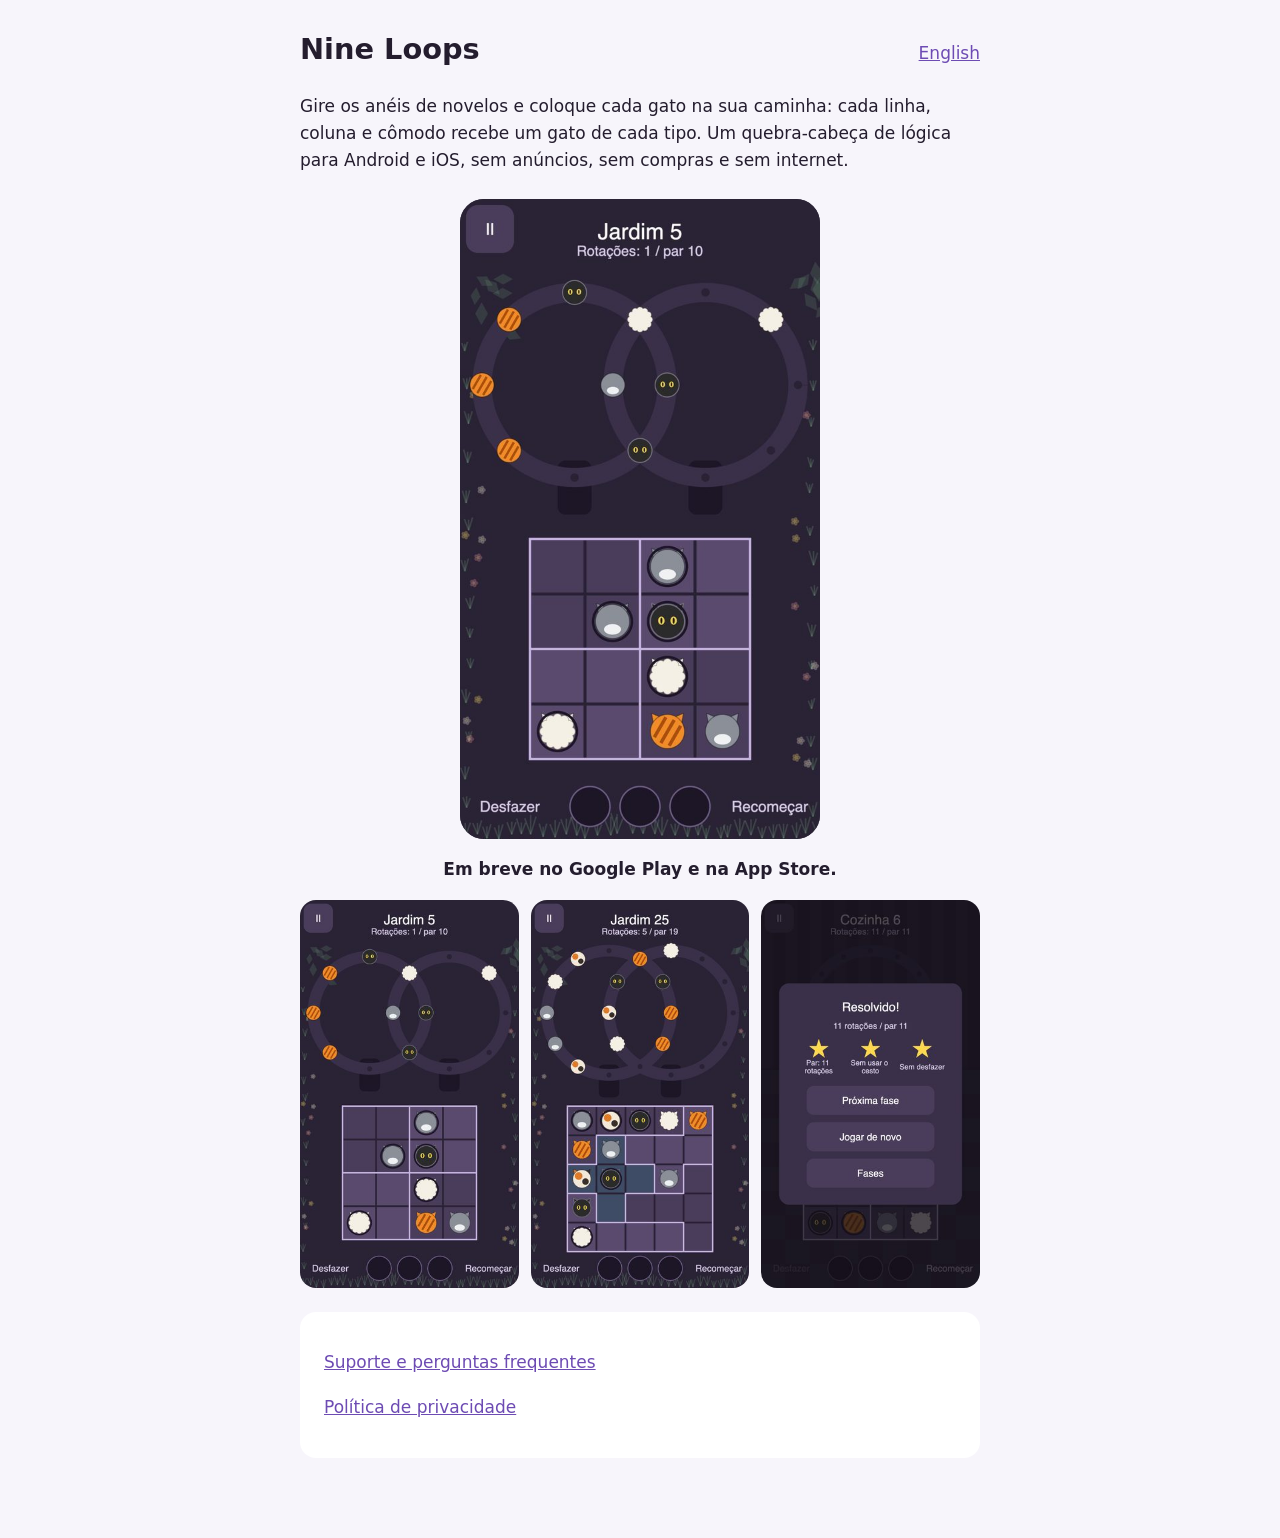
<file: index.html>
<!doctype html>
<html lang="pt-BR">
<head>
  <meta charset="utf-8">
  <meta name="viewport" content="width=device-width, initial-scale=1">
  <title>Nine Loops</title>
  <meta name="description" content="Nine Loops: um quebra-cabeça de gatos, novelos e anéis para Android e iOS.">
  <link rel="stylesheet" href="style.css">
</head>
<body>
<main>
  <header>
    <h1>Nine Loops</h1>
    <nav><a href="index-en.html" hreflang="en">English</a></nav>
  </header>
  <p>Gire os anéis de novelos e coloque cada gato na sua caminha: cada linha, coluna e cômodo recebe um gato de cada tipo. Um quebra-cabeça de lógica para Android e iOS, sem anúncios, sem compras e sem internet.</p>
  <video class="gameplay" src="media/gameplay-pt-BR.mp4" poster="media/poster-pt-BR.jpg" autoplay muted loop playsinline aria-label="Vídeo: uma fase do Jardim, do início até as três estrelas"></video>
  <p class="soon">Em breve no Google Play e na App Store.</p>
  <div class="shots">
    <img src="media/02-two-rings-pt-BR.jpg" width="360" height="640" alt="Dois anéis de novelos sobre uma grade de caminhas, no Jardim">
    <img src="media/03-five-by-five-pt-BR.jpg" width="360" height="640" alt="Uma grade 5×5 com gatos nas caminhas">
    <img src="media/04-results-pt-BR.jpg" width="360" height="640" alt="Fase resolvida com três estrelas">
  </div>
  <div class="card">
    <p><a href="suporte.html">Suporte e perguntas frequentes</a></p>
    <p><a href="privacidade.html">Política de privacidade</a></p>
  </div>
</main>
</body>
</html>
</file>
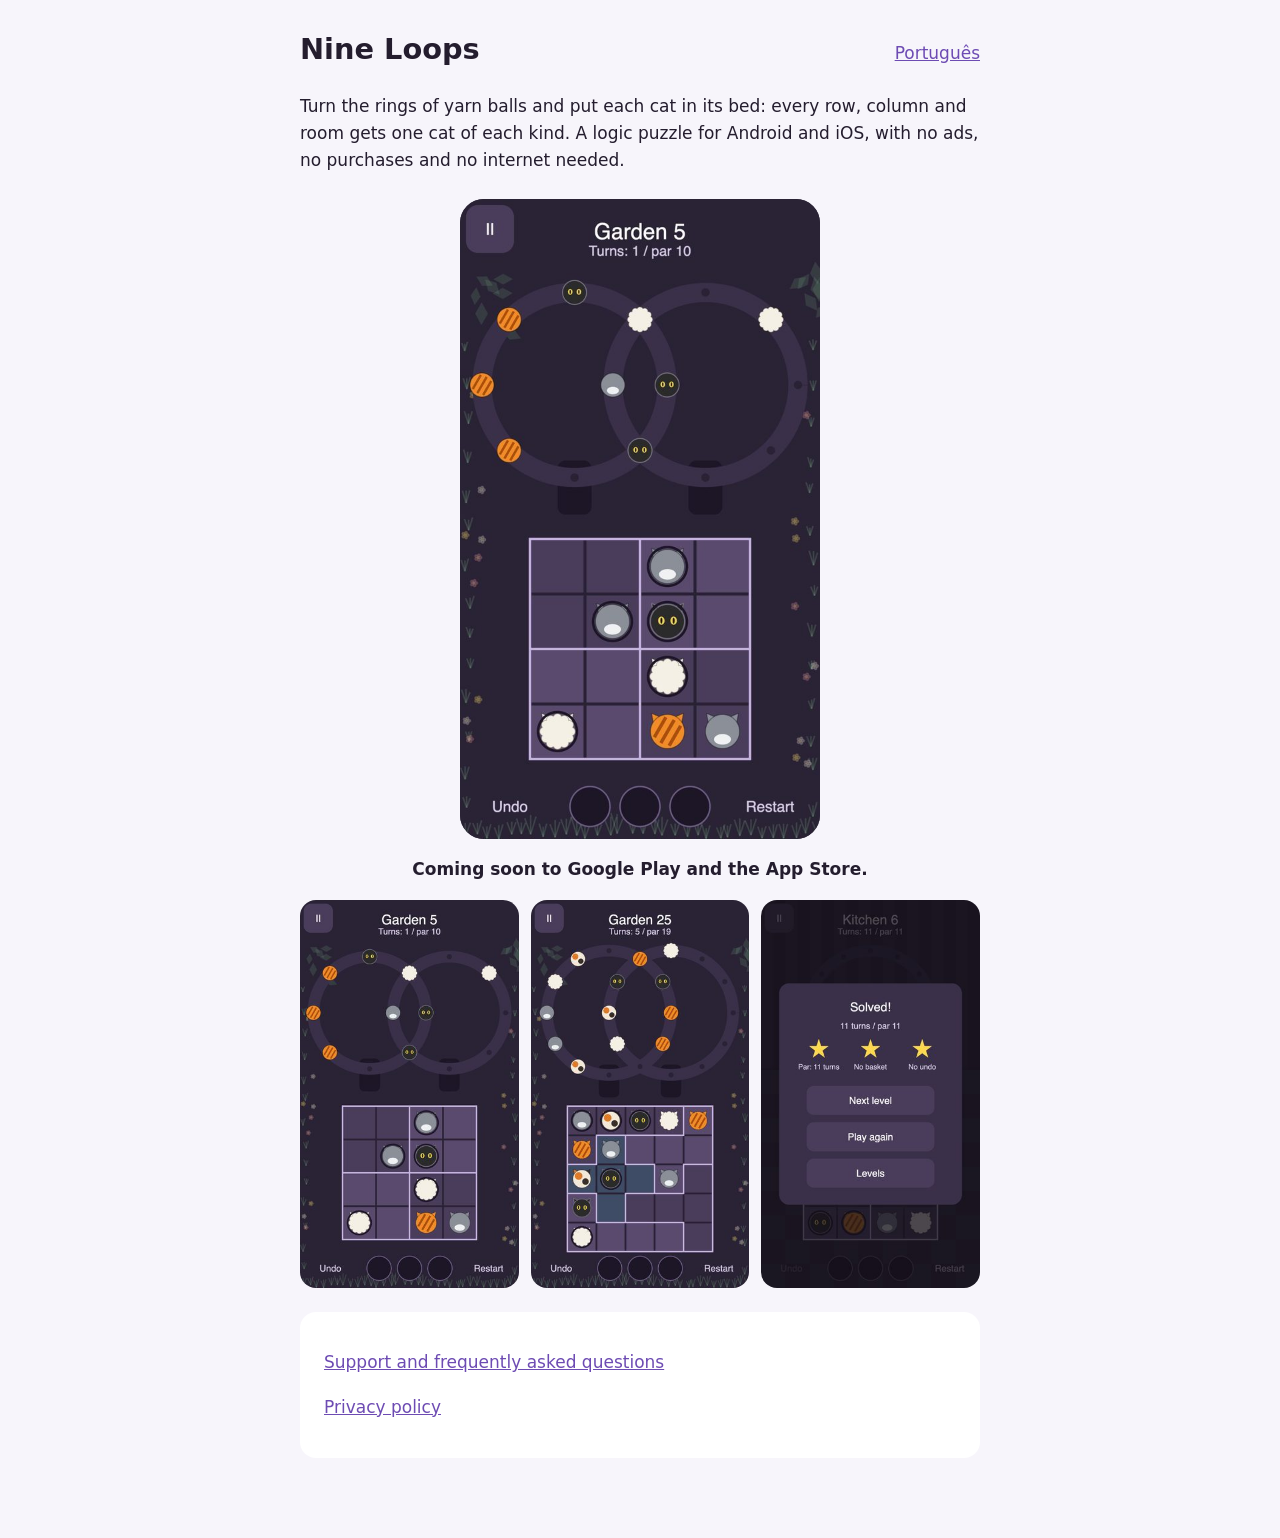
<file: index-en.html>
<!doctype html>
<html lang="en">
<head>
  <meta charset="utf-8">
  <meta name="viewport" content="width=device-width, initial-scale=1">
  <title>Nine Loops</title>
  <meta name="description" content="Nine Loops: a puzzle of cats, yarn balls and rings for Android and iOS.">
  <link rel="stylesheet" href="style.css">
</head>
<body>
<main>
  <header>
    <h1>Nine Loops</h1>
    <nav><a href="index.html" hreflang="pt-BR">Português</a></nav>
  </header>
  <p>Turn the rings of yarn balls and put each cat in its bed: every row, column and room gets one cat of each kind. A logic puzzle for Android and iOS, with no ads, no purchases and no internet needed.</p>
  <video class="gameplay" src="media/gameplay-en.mp4" poster="media/poster-en.jpg" autoplay muted loop playsinline aria-label="Video: a Garden level, from the start to three stars"></video>
  <p class="soon">Coming soon to Google Play and the App Store.</p>
  <div class="shots">
    <img src="media/02-two-rings-en.jpg" width="360" height="640" alt="Two rings of yarn balls over a grid of cat beds, in the Garden">
    <img src="media/03-five-by-five-en.jpg" width="360" height="640" alt="A 5×5 grid with cats in their beds">
    <img src="media/04-results-en.jpg" width="360" height="640" alt="A solved level with three stars">
  </div>
  <div class="card">
    <p><a href="support.html">Support and frequently asked questions</a></p>
    <p><a href="privacy.html">Privacy policy</a></p>
  </div>
</main>
</body>
</html>
</file>
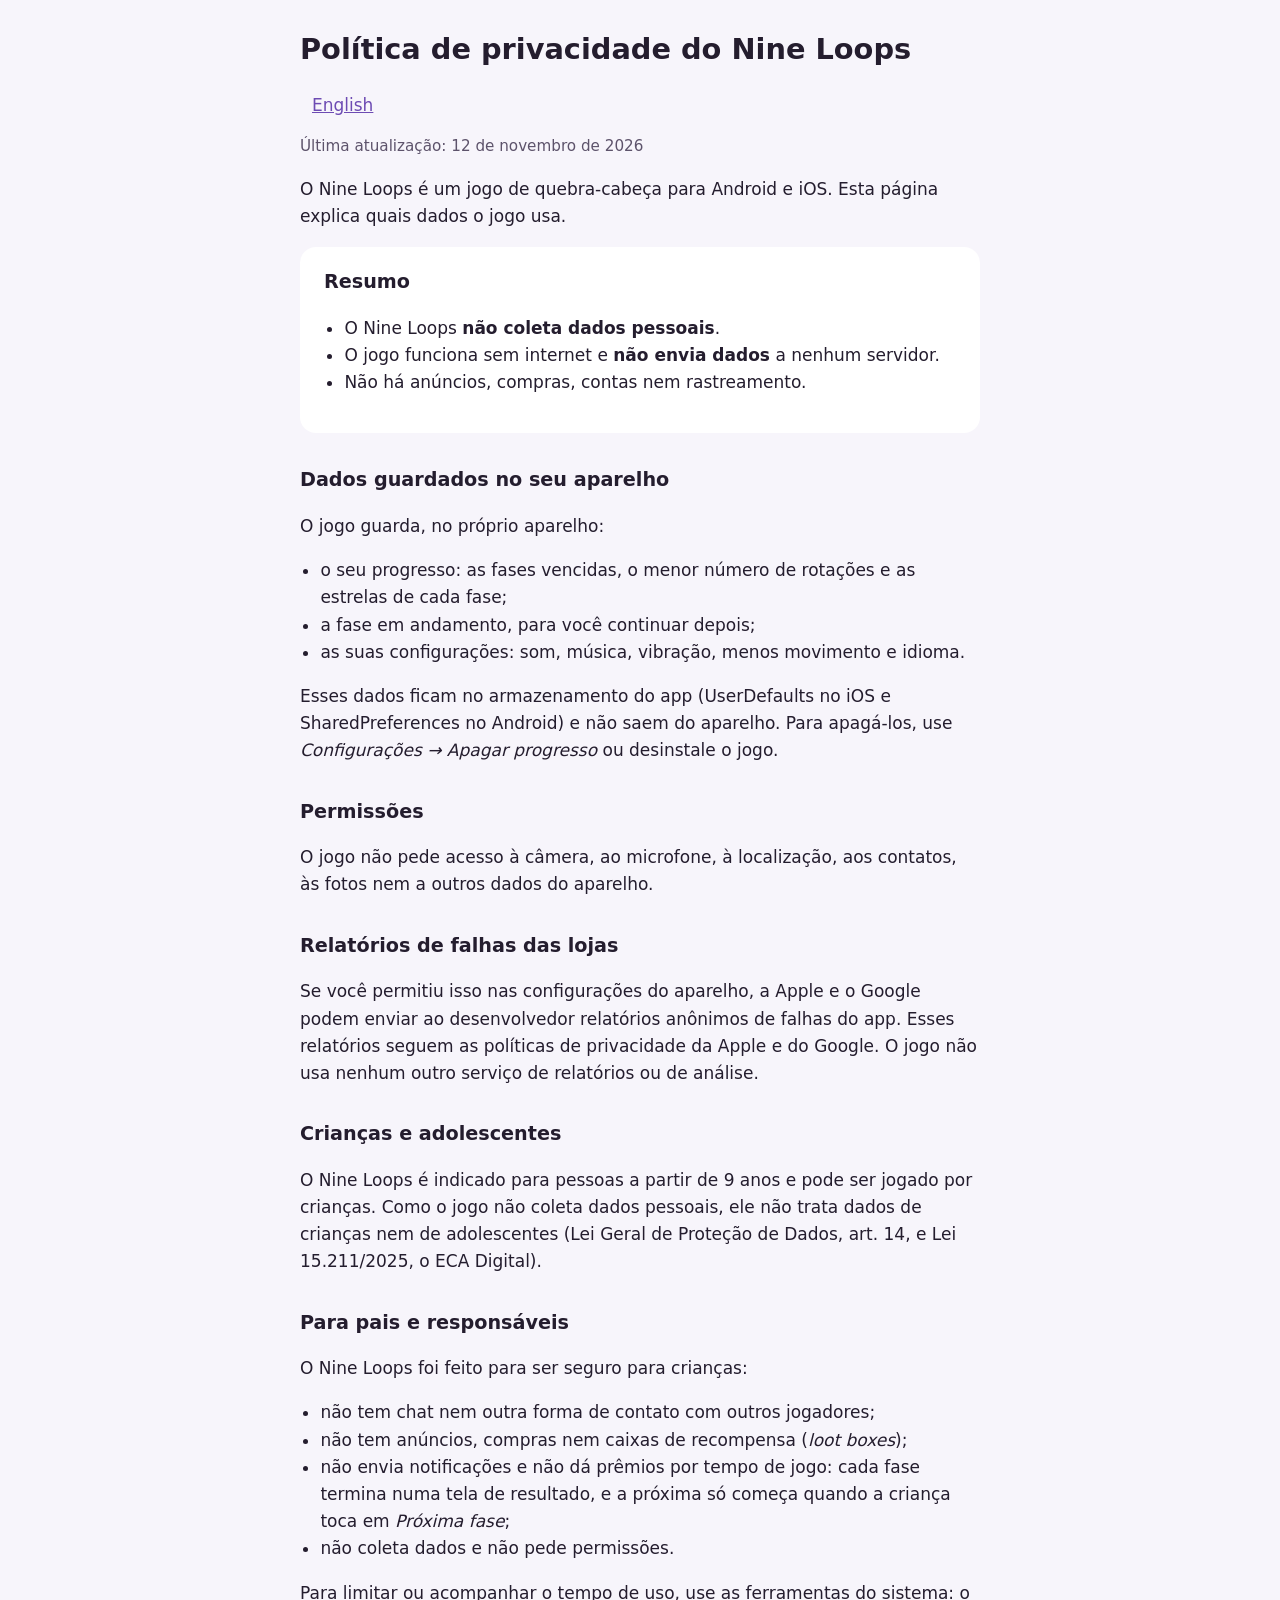
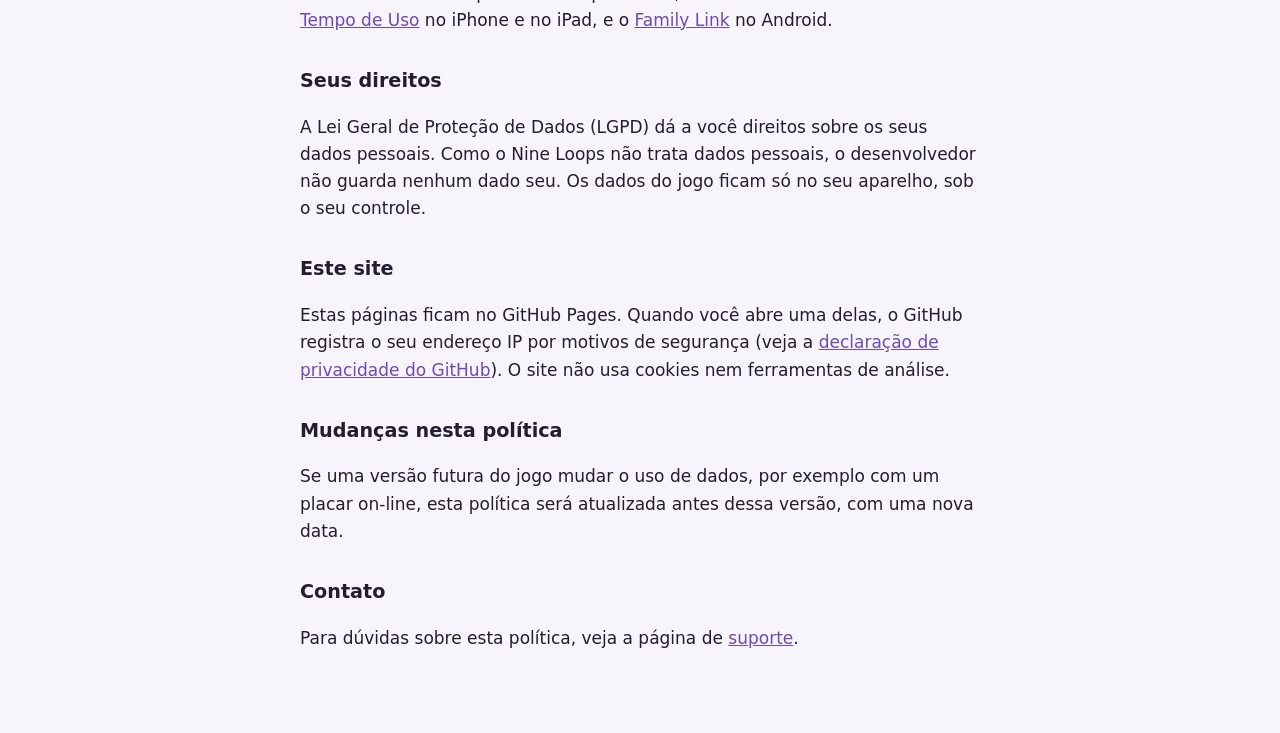
<file: privacidade.html>
<!doctype html>
<html lang="pt-BR">
<head>
  <meta charset="utf-8">
  <meta name="viewport" content="width=device-width, initial-scale=1">
  <title>Política de privacidade · Nine Loops</title>
  <link rel="stylesheet" href="style.css">
</head>
<body>
<main>
  <header>
    <h1>Política de privacidade do Nine Loops</h1>
    <nav><a href="privacy.html" hreflang="en">English</a></nav>
  </header>
  <p class="muted">Última atualização: 12 de novembro de 2026</p>

  <p>O Nine Loops é um jogo de quebra-cabeça para Android e iOS. Esta página explica quais dados o jogo usa.</p>

  <div class="card">
    <h2>Resumo</h2>
    <ul>
      <li>O Nine Loops <strong>não coleta dados pessoais</strong>.</li>
      <li>O jogo funciona sem internet e <strong>não envia dados</strong> a nenhum servidor.</li>
      <li>Não há anúncios, compras, contas nem rastreamento.</li>
    </ul>
  </div>

  <h2>Dados guardados no seu aparelho</h2>
  <p>O jogo guarda, no próprio aparelho:</p>
  <ul>
    <li>o seu progresso: as fases vencidas, o menor número de rotações e as estrelas de cada fase;</li>
    <li>a fase em andamento, para você continuar depois;</li>
    <li>as suas configurações: som, música, vibração, menos movimento e idioma.</li>
  </ul>
  <p>Esses dados ficam no armazenamento do app (UserDefaults no iOS e SharedPreferences no Android) e não saem do aparelho. Para apagá-los, use <em>Configurações → Apagar progresso</em> ou desinstale o jogo.</p>

  <h2>Permissões</h2>
  <p>O jogo não pede acesso à câmera, ao microfone, à localização, aos contatos, às fotos nem a outros dados do aparelho.</p>

  <h2>Relatórios de falhas das lojas</h2>
  <p>Se você permitiu isso nas configurações do aparelho, a Apple e o Google podem enviar ao desenvolvedor relatórios anônimos de falhas do app. Esses relatórios seguem as políticas de privacidade da Apple e do Google. O jogo não usa nenhum outro serviço de relatórios ou de análise.</p>

  <h2>Crianças e adolescentes</h2>
  <p>O Nine Loops é indicado para pessoas a partir de 9 anos e pode ser jogado por crianças. Como o jogo não coleta dados pessoais, ele não trata dados de crianças nem de adolescentes (Lei Geral de Proteção de Dados, art. 14, e Lei 15.211/2025, o ECA Digital).</p>

  <h2>Para pais e responsáveis</h2>
  <p>O Nine Loops foi feito para ser seguro para crianças:</p>
  <ul>
    <li>não tem chat nem outra forma de contato com outros jogadores;</li>
    <li>não tem anúncios, compras nem caixas de recompensa (<em>loot boxes</em>);</li>
    <li>não envia notificações e não dá prêmios por tempo de jogo: cada fase termina numa tela de resultado, e a próxima só começa quando a criança toca em <em>Próxima fase</em>;</li>
    <li>não coleta dados e não pede permissões.</li>
  </ul>
  <p>Para limitar ou acompanhar o tempo de uso, use as ferramentas do sistema: o <a href="https://support.apple.com/pt-br/108806">Tempo de Uso</a> no iPhone e no iPad, e o <a href="https://families.google/intl/pt-BR_br/familylink/">Family Link</a> no Android.</p>

  <h2>Seus direitos</h2>
  <p>A Lei Geral de Proteção de Dados (LGPD) dá a você direitos sobre os seus dados pessoais. Como o Nine Loops não trata dados pessoais, o desenvolvedor não guarda nenhum dado seu. Os dados do jogo ficam só no seu aparelho, sob o seu controle.</p>

  <h2>Este site</h2>
  <p>Estas páginas ficam no GitHub Pages. Quando você abre uma delas, o GitHub registra o seu endereço IP por motivos de segurança (veja a <a href="https://docs.github.com/pt/site-policy/privacy-policies/github-general-privacy-statement">declaração de privacidade do GitHub</a>). O site não usa cookies nem ferramentas de análise.</p>

  <h2>Mudanças nesta política</h2>
  <p>Se uma versão futura do jogo mudar o uso de dados, por exemplo com um placar on-line, esta política será atualizada antes dessa versão, com uma nova data.</p>

  <h2>Contato</h2>
  <p>Para dúvidas sobre esta política, veja a página de <a href="suporte.html">suporte</a>.</p>
</main>
</body>
</html>
</file>
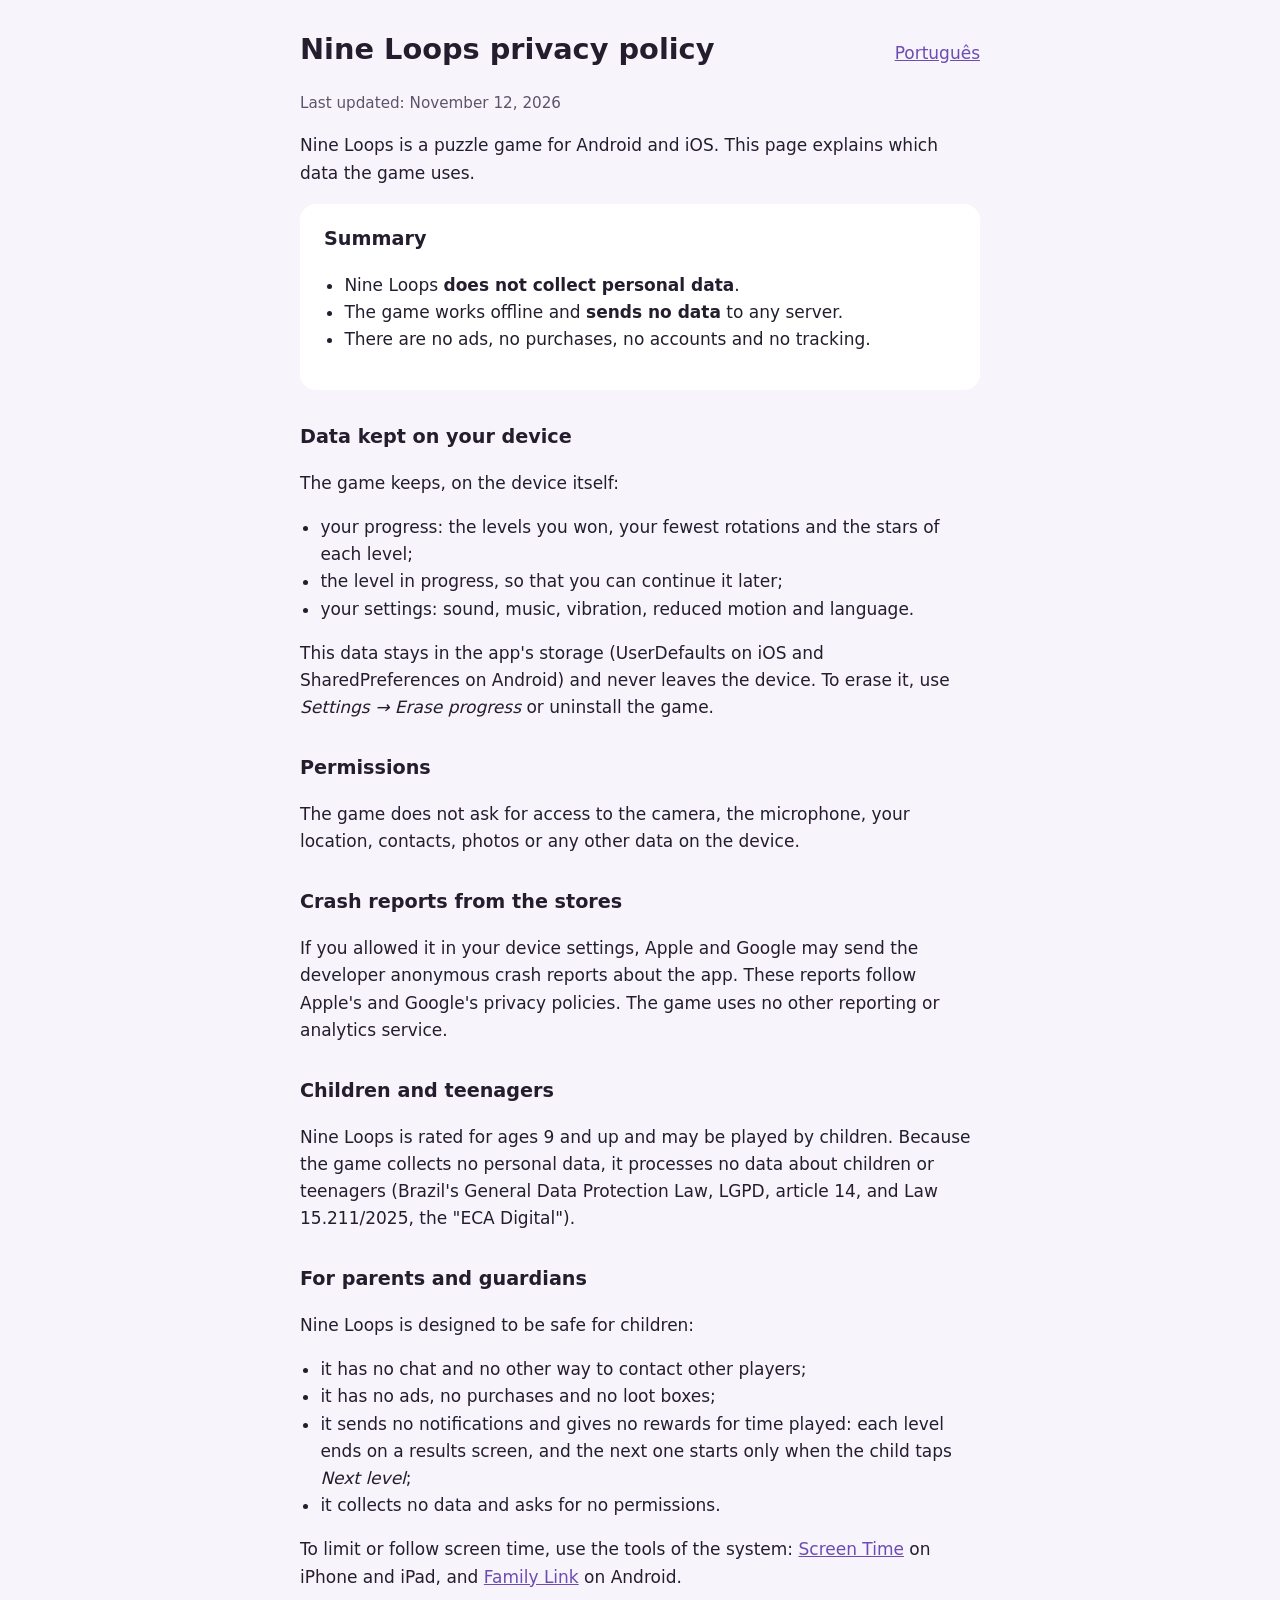
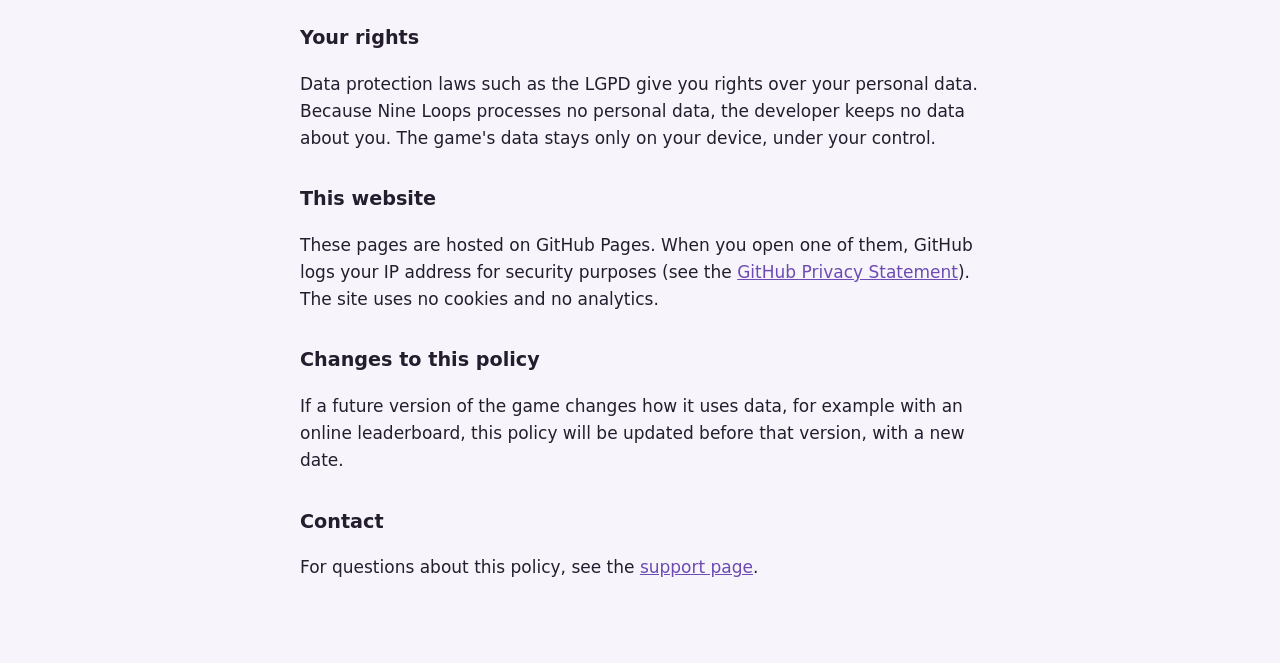
<file: privacy.html>
<!doctype html>
<html lang="en">
<head>
  <meta charset="utf-8">
  <meta name="viewport" content="width=device-width, initial-scale=1">
  <title>Privacy policy · Nine Loops</title>
  <link rel="stylesheet" href="style.css">
</head>
<body>
<main>
  <header>
    <h1>Nine Loops privacy policy</h1>
    <nav><a href="privacidade.html" hreflang="pt-BR">Português</a></nav>
  </header>
  <p class="muted">Last updated: November 12, 2026</p>

  <p>Nine Loops is a puzzle game for Android and iOS. This page explains which data the game uses.</p>

  <div class="card">
    <h2>Summary</h2>
    <ul>
      <li>Nine Loops <strong>does not collect personal data</strong>.</li>
      <li>The game works offline and <strong>sends no data</strong> to any server.</li>
      <li>There are no ads, no purchases, no accounts and no tracking.</li>
    </ul>
  </div>

  <h2>Data kept on your device</h2>
  <p>The game keeps, on the device itself:</p>
  <ul>
    <li>your progress: the levels you won, your fewest rotations and the stars of each level;</li>
    <li>the level in progress, so that you can continue it later;</li>
    <li>your settings: sound, music, vibration, reduced motion and language.</li>
  </ul>
  <p>This data stays in the app's storage (UserDefaults on iOS and SharedPreferences on Android) and never leaves the device. To erase it, use <em>Settings → Erase progress</em> or uninstall the game.</p>

  <h2>Permissions</h2>
  <p>The game does not ask for access to the camera, the microphone, your location, contacts, photos or any other data on the device.</p>

  <h2>Crash reports from the stores</h2>
  <p>If you allowed it in your device settings, Apple and Google may send the developer anonymous crash reports about the app. These reports follow Apple's and Google's privacy policies. The game uses no other reporting or analytics service.</p>

  <h2>Children and teenagers</h2>
  <p>Nine Loops is rated for ages 9 and up and may be played by children. Because the game collects no personal data, it processes no data about children or teenagers (Brazil's General Data Protection Law, LGPD, article 14, and Law 15.211/2025, the "ECA Digital").</p>

  <h2>For parents and guardians</h2>
  <p>Nine Loops is designed to be safe for children:</p>
  <ul>
    <li>it has no chat and no other way to contact other players;</li>
    <li>it has no ads, no purchases and no loot boxes;</li>
    <li>it sends no notifications and gives no rewards for time played: each level ends on a results screen, and the next one starts only when the child taps <em>Next level</em>;</li>
    <li>it collects no data and asks for no permissions.</li>
  </ul>
  <p>To limit or follow screen time, use the tools of the system: <a href="https://support.apple.com/en-us/108806">Screen Time</a> on iPhone and iPad, and <a href="https://families.google/familylink/">Family Link</a> on Android.</p>

  <h2>Your rights</h2>
  <p>Data protection laws such as the LGPD give you rights over your personal data. Because Nine Loops processes no personal data, the developer keeps no data about you. The game's data stays only on your device, under your control.</p>

  <h2>This website</h2>
  <p>These pages are hosted on GitHub Pages. When you open one of them, GitHub logs your IP address for security purposes (see the <a href="https://docs.github.com/en/site-policy/privacy-policies/github-general-privacy-statement">GitHub Privacy Statement</a>). The site uses no cookies and no analytics.</p>

  <h2>Changes to this policy</h2>
  <p>If a future version of the game changes how it uses data, for example with an online leaderboard, this policy will be updated before that version, with a new date.</p>

  <h2>Contact</h2>
  <p>For questions about this policy, see the <a href="support.html">support page</a>.</p>
</main>
</body>
</html>
</file>
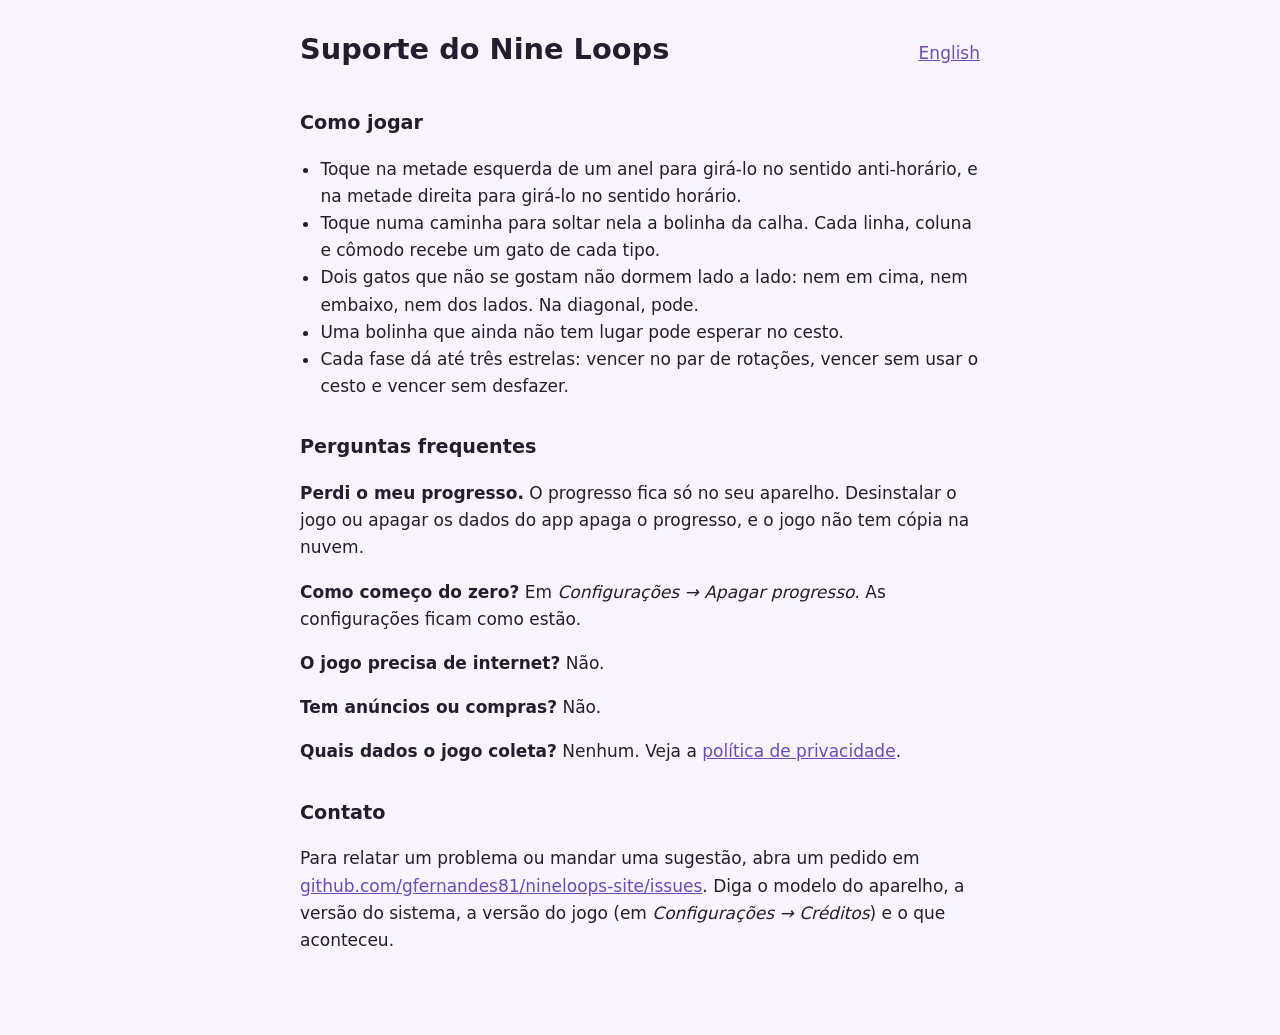
<file: suporte.html>
<!doctype html>
<html lang="pt-BR">
<head>
  <meta charset="utf-8">
  <meta name="viewport" content="width=device-width, initial-scale=1">
  <title>Suporte · Nine Loops</title>
  <link rel="stylesheet" href="style.css">
</head>
<body>
<main>
  <header>
    <h1>Suporte do Nine Loops</h1>
    <nav><a href="support.html" hreflang="en">English</a></nav>
  </header>

  <h2>Como jogar</h2>
  <ul>
    <li>Toque na metade esquerda de um anel para girá-lo no sentido anti-horário, e na metade direita para girá-lo no sentido horário.</li>
    <li>Toque numa caminha para soltar nela a bolinha da calha. Cada linha, coluna e cômodo recebe um gato de cada tipo.</li>
    <li>Dois gatos que não se gostam não dormem lado a lado: nem em cima, nem embaixo, nem dos lados. Na diagonal, pode.</li>
    <li>Uma bolinha que ainda não tem lugar pode esperar no cesto.</li>
    <li>Cada fase dá até três estrelas: vencer no par de rotações, vencer sem usar o cesto e vencer sem desfazer.</li>
  </ul>

  <h2>Perguntas frequentes</h2>
  <p><strong>Perdi o meu progresso.</strong> O progresso fica só no seu aparelho. Desinstalar o jogo ou apagar os dados do app apaga o progresso, e o jogo não tem cópia na nuvem.</p>
  <p><strong>Como começo do zero?</strong> Em <em>Configurações → Apagar progresso</em>. As configurações ficam como estão.</p>
  <p><strong>O jogo precisa de internet?</strong> Não.</p>
  <p><strong>Tem anúncios ou compras?</strong> Não.</p>
  <p><strong>Quais dados o jogo coleta?</strong> Nenhum. Veja a <a href="privacidade.html">política de privacidade</a>.</p>

  <h2>Contato</h2>
  <p>Para relatar um problema ou mandar uma sugestão, abra um pedido em <a href="https://github.com/gfernandes81/nineloops-site/issues">github.com/gfernandes81/nineloops-site/issues</a>. Diga o modelo do aparelho, a versão do sistema, a versão do jogo (em <em>Configurações → Créditos</em>) e o que aconteceu.</p>
</main>
</body>
</html>
</file>
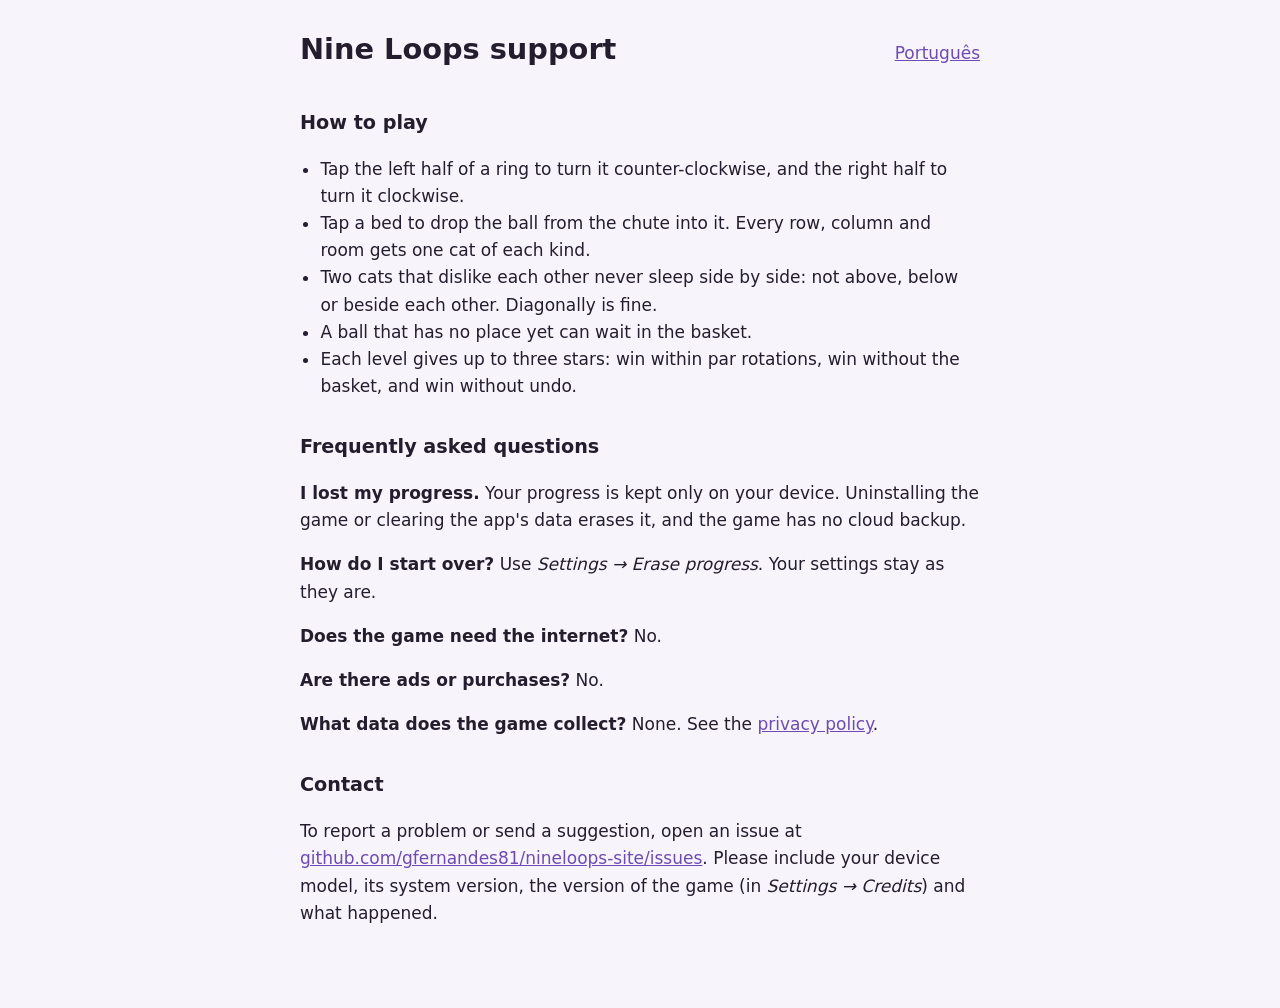
<file: support.html>
<!doctype html>
<html lang="en">
<head>
  <meta charset="utf-8">
  <meta name="viewport" content="width=device-width, initial-scale=1">
  <title>Support · Nine Loops</title>
  <link rel="stylesheet" href="style.css">
</head>
<body>
<main>
  <header>
    <h1>Nine Loops support</h1>
    <nav><a href="suporte.html" hreflang="pt-BR">Português</a></nav>
  </header>

  <h2>How to play</h2>
  <ul>
    <li>Tap the left half of a ring to turn it counter-clockwise, and the right half to turn it clockwise.</li>
    <li>Tap a bed to drop the ball from the chute into it. Every row, column and room gets one cat of each kind.</li>
    <li>Two cats that dislike each other never sleep side by side: not above, below or beside each other. Diagonally is fine.</li>
    <li>A ball that has no place yet can wait in the basket.</li>
    <li>Each level gives up to three stars: win within par rotations, win without the basket, and win without undo.</li>
  </ul>

  <h2>Frequently asked questions</h2>
  <p><strong>I lost my progress.</strong> Your progress is kept only on your device. Uninstalling the game or clearing the app's data erases it, and the game has no cloud backup.</p>
  <p><strong>How do I start over?</strong> Use <em>Settings → Erase progress</em>. Your settings stay as they are.</p>
  <p><strong>Does the game need the internet?</strong> No.</p>
  <p><strong>Are there ads or purchases?</strong> No.</p>
  <p><strong>What data does the game collect?</strong> None. See the <a href="privacy.html">privacy policy</a>.</p>

  <h2>Contact</h2>
  <p>To report a problem or send a suggestion, open an issue at <a href="https://github.com/gfernandes81/nineloops-site/issues">github.com/gfernandes81/nineloops-site/issues</a>. Please include your device model, its system version, the version of the game (in <em>Settings → Credits</em>) and what happened.</p>
</main>
</body>
</html>
</file>
<file: style.css>
:root { --bg: #f7f5fb; --text: #241d2e; --muted: #5d536b; --accent: #6d4bb3; --card: #ffffff; }
@media (prefers-color-scheme: dark) { :root { --bg: #1f1928; --text: #f1edf7; --muted: #b9afc7; --accent: #b79cf2; --card: #2b2337; } }
* { box-sizing: border-box; }
body { margin: 0; background: var(--bg); color: var(--text); font: 17px/1.6 system-ui, -apple-system, "Segoe UI", Roboto, sans-serif; }
main { max-width: 720px; margin: 0 auto; padding: 32px 20px 64px; }
header { display: flex; justify-content: space-between; align-items: baseline; gap: 16px; flex-wrap: wrap; }
h1 { font-size: 1.8rem; line-height: 1.25; margin: 0 0 8px; }
h2 { font-size: 1.2rem; margin: 32px 0 8px; }
p, li { color: var(--text); }
.muted { color: var(--muted); font-size: 0.95rem; }
a { color: var(--accent); }
nav a { margin-left: 12px; }
.card { background: var(--card); border-radius: 16px; padding: 20px 24px; margin: 16px 0; }
ul { padding-left: 1.2em; }
.card h2 { margin-top: 0; }
.gameplay { display: block; width: 100%; max-width: 360px; aspect-ratio: 9 / 16; margin: 24px auto 8px; border-radius: 24px; background: #2a2235; }
.soon { text-align: center; font-weight: 600; }
.shots { display: grid; grid-template-columns: repeat(3, 1fr); gap: 12px; margin: 16px 0 24px; }
.shots img { width: 100%; height: auto; border-radius: 16px; background: #2a2235; }
</file>
